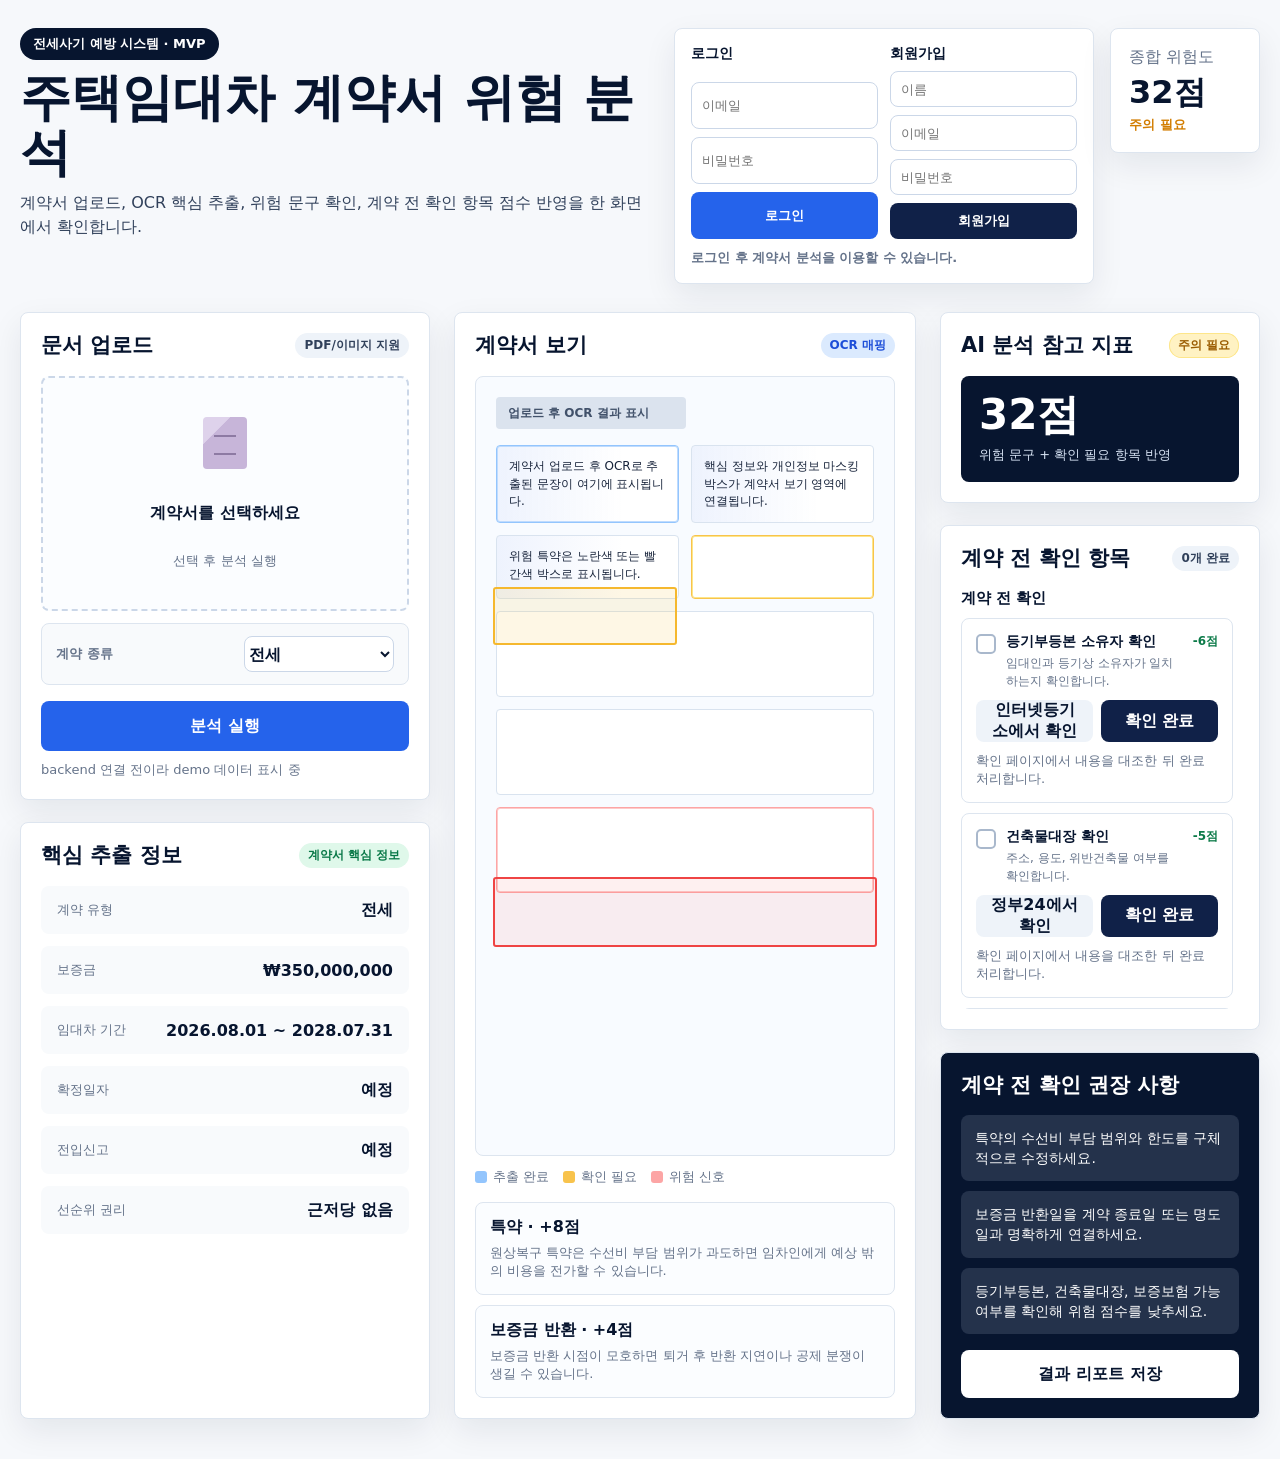
<file: FastAPI/frontend/index.html>
<!doctype html>
<html lang="ko">
  <head>
    <meta charset="UTF-8" />
    <meta name="viewport" content="width=device-width, initial-scale=1.0" />
    <title>주택임대차 계약서 위험 분석</title>
    <link rel="stylesheet" href="./styles.css" />
  </head>
  <body>
    <main class="app-shell">
      <header class="topbar">
        <div>
          <p class="eyebrow">전세사기 예방 시스템 · MVP</p>
          <h1>주택임대차 계약서 위험 분석</h1>
          <p class="subtitle">
            계약서 업로드, OCR 핵심 추출, 위험 문구 확인, 계약 전 확인 항목 점수 반영을 한 화면에서 확인합니다.
          </p>
        </div>

        <div class="topbar-actions">
          <section class="auth-panel">
            <div id="auth-forms" class="auth-forms">
              <div class="auth-form">
                <strong>로그인</strong>
                <input id="login-email" type="email" placeholder="이메일" />
                <input id="login-password" type="password" placeholder="비밀번호" />
                <button id="login-button" class="auth-button" type="button">로그인</button>
              </div>

              <div class="auth-form">
                <strong>회원가입</strong>
                <input id="signup-name" type="text" placeholder="이름" />
                <input id="signup-email" type="email" placeholder="이메일" />
                <input id="signup-password" type="password" placeholder="비밀번호" />
                <button id="signup-button" class="auth-button secondary" type="button">회원가입</button>
              </div>
            </div>

            <div id="auth-user" class="auth-user hidden">
              <span><strong id="auth-user-name">사용자</strong>님 로그인 중</span>
              <button id="logout-button" class="auth-button ghost" type="button">로그아웃</button>
            </div>

            <p id="auth-message" class="auth-message"></p>
          </section>

          <div class="score-summary" aria-live="polite">
            <span>종합 위험도</span>
            <strong id="header-score">32점</strong>
            <small id="header-score-label">주의 필요</small>
          </div>
        </div>
      </header>

      <section class="workspace">
        <aside class="left-column">
          <section class="panel upload-panel">
            <div class="panel-heading">
              <h2>문서 업로드</h2>
              <span class="pill">PDF/이미지 지원</span>
            </div>
            <label class="upload-dropzone" for="contract-file">
              <input id="contract-file" type="file" accept=".pdf,image/*" />
              <span class="file-icon" aria-hidden="true"></span>
              <strong id="file-name">계약서를 선택하세요</strong>
              <span id="file-meta">선택 후 분석 실행</span>
            </label>
            <label class="document-type-field" for="document-type">
              <span>계약 종류</span>
              <select id="document-type">
                <option value="jeonse">전세</option>
                <option value="monthly_rent">월세</option>
                <option value="mixed_rent">반전세</option>
                <option value="sale">매매</option>
                <option value="unknown">모름</option>
              </select>
            </label>
            <button id="analyze-button" class="primary-button" type="button">
              분석 실행
            </button>
            <p id="connection-status" class="status-line">backend 연결 대기 중</p>
          </section>

          <section class="panel">
            <div class="panel-heading">
              <h2>핵심 추출 정보</h2>
              <span class="pill success">계약서 핵심 정보</span>
            </div>
            <dl class="info-list">
              <div>
                <dt>계약 유형</dt>
                <dd id="contract-type">전세</dd>
              </div>
              <div>
                <dt>보증금</dt>
                <dd id="deposit">₩350,000,000</dd>
              </div>
              <div>
                <dt>임대차 기간</dt>
                <dd id="lease-period">2026.08.01 ~ 2028.07.31</dd>
              </div>
              <div>
                <dt>확정일자</dt>
                <dd id="fixed-date">예정</dd>
              </div>
              <div>
                <dt>전입신고</dt>
                <dd id="move-in">예정</dd>
              </div>
              <div>
                <dt>선순위 권리</dt>
                <dd id="senior-rights">근저당 없음</dd>
              </div>
            </dl>
          </section>
        </aside>

        <section class="panel document-panel">
          <div class="panel-heading">
            <h2>계약서 보기</h2>
            <span class="pill blue">OCR 매핑</span>
          </div>
          <div class="document-viewer" id="document-viewer">
            <div class="doc-toolbar"></div>
            <div class="doc-row">
              <div class="doc-cell mapped"></div>
              <div class="doc-cell"></div>
            </div>
            <div class="doc-row">
              <div class="doc-cell"></div>
              <div class="doc-cell warning"></div>
            </div>
            <div class="doc-wide"></div>
            <div class="doc-wide"></div>
            <div class="doc-wide danger"></div>
          </div>
          <div class="legend">
            <span><i class="legend-mapped"></i>추출 완료</span>
            <span><i class="legend-warning"></i>확인 필요</span>
            <span><i class="legend-danger"></i>위험 신호</span>
          </div>
          <section class="special-terms" id="special-terms"></section>
        </section>

        <aside class="right-column">
          <section class="panel risk-panel">
            <div class="panel-heading">
              <h2>AI 분석 참고 지표</h2>
              <span id="risk-level-pill" class="pill warning">주의</span>
            </div>
            <div class="risk-score">
              <strong id="risk-score">32점</strong>
              <span id="risk-formula">위험 문구 + 확인 필요 항목 반영</span>
            </div>
          </section>

          <section class="panel checklist-panel">
            <div class="panel-heading">
              <h2>계약 전 확인 항목</h2>
              <span id="completed-count" class="pill">0개 완료</span>
            </div>
            <div id="checklist-groups" class="checklist-groups"></div>
          </section>

          <section class="panel action-panel">
            <h2>계약 전 확인 권장 사항</h2>
            <ul id="recommended-actions" class="action-list"></ul>
            <button class="secondary-button" id="download-report" type="button">
              결과 리포트 저장
            </button>
          </section>
        </aside>
      </section>
    </main>

    <script src="./app.js"></script>
  </body>
</html>
</file>
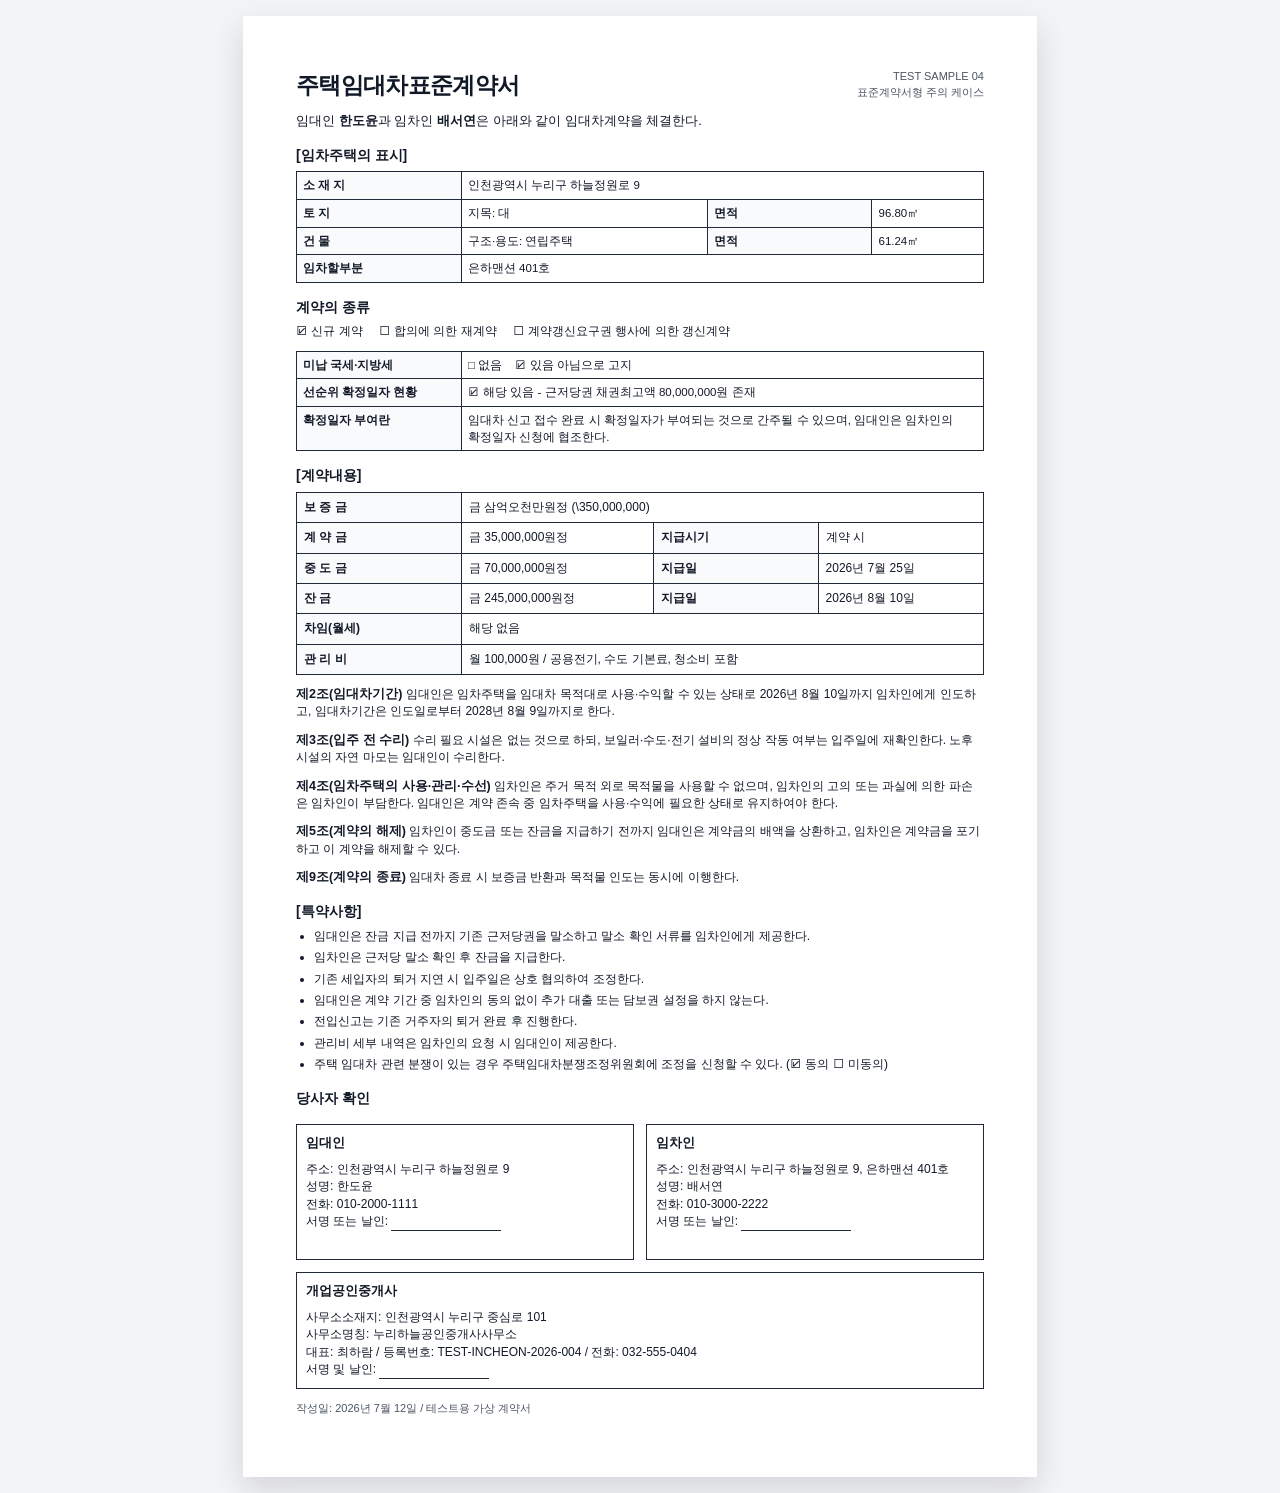
<file: FastAPI/backend/test_assets/standard_contract_samples/sample_04_standard_form_caution.html>
<!DOCTYPE html>
<html lang="ko">
<head>
  <meta charset="UTF-8" />
  <meta name="viewport" content="width=device-width, initial-scale=1.0" />
  <title>SAMPLE_04_STANDARD_FORM_CAUTION</title>
  <style>
    :root {
      --page-width: 210mm;
      --page-min-height: 297mm;
      --ink: #111827;
      --line: #1f2937;
      --muted: #4b5563;
      --bg: #f3f4f6;
    }
    * { box-sizing: border-box; }
    body {
      margin: 0;
      background: var(--bg);
      color: var(--ink);
      font-family: "Malgun Gothic", "Apple SD Gothic Neo", sans-serif;
      line-height: 1.45;
    }
    .page {
      width: var(--page-width);
      min-height: var(--page-min-height);
      margin: 16px auto;
      padding: 14mm 14mm 16mm;
      background: white;
      box-shadow: 0 12px 30px rgba(15, 23, 42, 0.14);
    }
    .doc-header {
      display: flex;
      justify-content: space-between;
      align-items: flex-start;
      margin-bottom: 10px;
    }
    .title {
      margin: 0;
      font-size: 23px;
      font-weight: 700;
      letter-spacing: -0.03em;
    }
    .meta {
      font-size: 11px;
      color: var(--muted);
      text-align: right;
    }
    .lead {
      margin: 0 0 12px;
      font-size: 13px;
    }
    .section-label {
      margin: 14px 0 6px;
      font-size: 14px;
      font-weight: 700;
    }
    table {
      width: 100%;
      border-collapse: collapse;
      table-layout: auto;
      font-size: 12px;
    }
    th, td {
      border: 1px solid var(--line);
      padding: 6px 7px;
      vertical-align: top;
      word-break: keep-all;
    }
    th {
      width: 24%;
      background: #f9fafb;
      text-align: left;
      font-weight: 700;
    }
    .compact th, .compact td {
      padding: 5px 6px;
      font-size: 11.5px;
    }
    .inline-boxes {
      display: flex;
      gap: 16px;
      flex-wrap: wrap;
      font-size: 12px;
      margin: 6px 0 10px;
    }
    .clause {
      margin: 10px 0 0;
      font-size: 12px;
    }
    .clause strong {
      font-size: 12.5px;
    }
    .bullet-list {
      margin: 7px 0 0 0;
      padding-left: 18px;
      font-size: 12px;
    }
    .bullet-list li { margin: 4px 0; }
    .sign-grid {
      display: grid;
      grid-template-columns: 1fr 1fr;
      gap: 12px;
      margin-top: 16px;
    }
    .sign-card {
      border: 1px solid var(--line);
      padding: 9px;
      min-height: 136px;
      font-size: 12px;
    }
    .sign-card h3 {
      margin: 0 0 8px;
      font-size: 13px;
    }
    .stamp {
      display: inline-block;
      min-width: 110px;
      border-bottom: 1px solid var(--line);
      height: 18px;
      vertical-align: middle;
    }
    .footer-note {
      margin-top: 12px;
      font-size: 11px;
      color: var(--muted);
    }
  </style>
</head>
<body>
  <div class="page">
    <div class="doc-header">
      <h1 class="title">주택임대차표준계약서</h1>
      <div class="meta">
        TEST SAMPLE 04<br />
        표준계약서형 주의 케이스
      </div>
    </div>
    <p class="lead">임대인 <strong>한도윤</strong>과 임차인 <strong>배서연</strong>은 아래와 같이 임대차계약을 체결한다.</p>

    <div class="section-label">[임차주택의 표시]</div>
    <table class="compact">
      <tr>
        <th>소 재 지</th>
        <td colspan="3">인천광역시 누리구 하늘정원로 9</td>
      </tr>
      <tr>
        <th>토 지</th>
        <td>지목: 대</td>
        <th>면적</th>
        <td>96.80㎡</td>
      </tr>
      <tr>
        <th>건 물</th>
        <td>구조·용도: 연립주택</td>
        <th>면적</th>
        <td>61.24㎡</td>
      </tr>
      <tr>
        <th>임차할부분</th>
        <td colspan="3">은하맨션 401호</td>
      </tr>
    </table>

    <div class="section-label">계약의 종류</div>
    <div class="inline-boxes">
      <span>☑ 신규 계약</span>
      <span>☐ 합의에 의한 재계약</span>
      <span>☐ 계약갱신요구권 행사에 의한 갱신계약</span>
    </div>

    <table class="compact">
      <tr>
        <th>미납 국세·지방세</th>
        <td>□ 없음 &nbsp;&nbsp; ☑ 있음 아님으로 고지</td>
      </tr>
      <tr>
        <th>선순위 확정일자 현황</th>
        <td>☑ 해당 있음 - 근저당권 채권최고액 80,000,000원 존재</td>
      </tr>
      <tr>
        <th>확정일자 부여란</th>
        <td>임대차 신고 접수 완료 시 확정일자가 부여되는 것으로 간주될 수 있으며, 임대인은 임차인의 확정일자 신청에 협조한다.</td>
      </tr>
    </table>

    <div class="section-label">[계약내용]</div>
    <table>
      <tr>
        <th>보 증 금</th>
        <td colspan="3">금 삼억오천만원정 (\350,000,000)</td>
      </tr>
      <tr>
        <th>계 약 금</th>
        <td>금 35,000,000원정</td>
        <th>지급시기</th>
        <td>계약 시</td>
      </tr>
      <tr>
        <th>중 도 금</th>
        <td>금 70,000,000원정</td>
        <th>지급일</th>
        <td>2026년 7월 25일</td>
      </tr>
      <tr>
        <th>잔 금</th>
        <td>금 245,000,000원정</td>
        <th>지급일</th>
        <td>2026년 8월 10일</td>
      </tr>
      <tr>
        <th>차임(월세)</th>
        <td colspan="3">해당 없음</td>
      </tr>
      <tr>
        <th>관 리 비</th>
        <td colspan="3">월 100,000원 / 공용전기, 수도 기본료, 청소비 포함</td>
      </tr>
    </table>

    <p class="clause"><strong>제2조(임대차기간)</strong> 임대인은 임차주택을 임대차 목적대로 사용·수익할 수 있는 상태로 2026년 8월 10일까지 임차인에게 인도하고, 임대차기간은 인도일로부터 2028년 8월 9일까지로 한다.</p>

    <p class="clause"><strong>제3조(입주 전 수리)</strong> 수리 필요 시설은 없는 것으로 하되, 보일러·수도·전기 설비의 정상 작동 여부는 입주일에 재확인한다. 노후 시설의 자연 마모는 임대인이 수리한다.</p>

    <p class="clause"><strong>제4조(임차주택의 사용·관리·수선)</strong> 임차인은 주거 목적 외로 목적물을 사용할 수 없으며, 임차인의 고의 또는 과실에 의한 파손은 임차인이 부담한다. 임대인은 계약 존속 중 임차주택을 사용·수익에 필요한 상태로 유지하여야 한다.</p>

    <p class="clause"><strong>제5조(계약의 해제)</strong> 임차인이 중도금 또는 잔금을 지급하기 전까지 임대인은 계약금의 배액을 상환하고, 임차인은 계약금을 포기하고 이 계약을 해제할 수 있다.</p>
    <p class="clause"><strong>제9조(계약의 종료)</strong> 임대차 종료 시 보증금 반환과 목적물 인도는 동시에 이행한다.</p>

    <div class="section-label">[특약사항]</div>
    <ul class="bullet-list">
      <li>임대인은 잔금 지급 전까지 기존 근저당권을 말소하고 말소 확인 서류를 임차인에게 제공한다.</li>
      <li>임차인은 근저당 말소 확인 후 잔금을 지급한다.</li>
      <li>기존 세입자의 퇴거 지연 시 입주일은 상호 협의하여 조정한다.</li>
      <li>임대인은 계약 기간 중 임차인의 동의 없이 추가 대출 또는 담보권 설정을 하지 않는다.</li>
      <li>전입신고는 기존 거주자의 퇴거 완료 후 진행한다.</li>
      <li>관리비 세부 내역은 임차인의 요청 시 임대인이 제공한다.</li>
      <li>주택 임대차 관련 분쟁이 있는 경우 주택임대차분쟁조정위원회에 조정을 신청할 수 있다. (☑ 동의 ☐ 미동의)</li>
    </ul>

    <div class="section-label">당사자 확인</div>
    <div class="sign-grid">
      <div class="sign-card">
        <h3>임대인</h3>
        주소: 인천광역시 누리구 하늘정원로 9<br />
        성명: 한도윤<br />
        전화: 010-2000-1111<br />
        서명 또는 날인: <span class="stamp"></span>
      </div>
      <div class="sign-card">
        <h3>임차인</h3>
        주소: 인천광역시 누리구 하늘정원로 9, 은하맨션 401호<br />
        성명: 배서연<br />
        전화: 010-3000-2222<br />
        서명 또는 날인: <span class="stamp"></span>
      </div>
    </div>

    <div class="sign-card" style="margin-top: 12px; min-height: 108px;">
      <h3>개업공인중개사</h3>
      사무소소재지: 인천광역시 누리구 중심로 101<br />
      사무소명칭: 누리하늘공인중개사사무소<br />
      대표: 최하람 / 등록번호: TEST-INCHEON-2026-004 / 전화: 032-555-0404<br />
      서명 및 날인: <span class="stamp"></span>
    </div>

    <div class="footer-note">작성일: 2026년 7월 12일 / 테스트용 가상 계약서</div>
  </div>
</body>
</html>
</file>
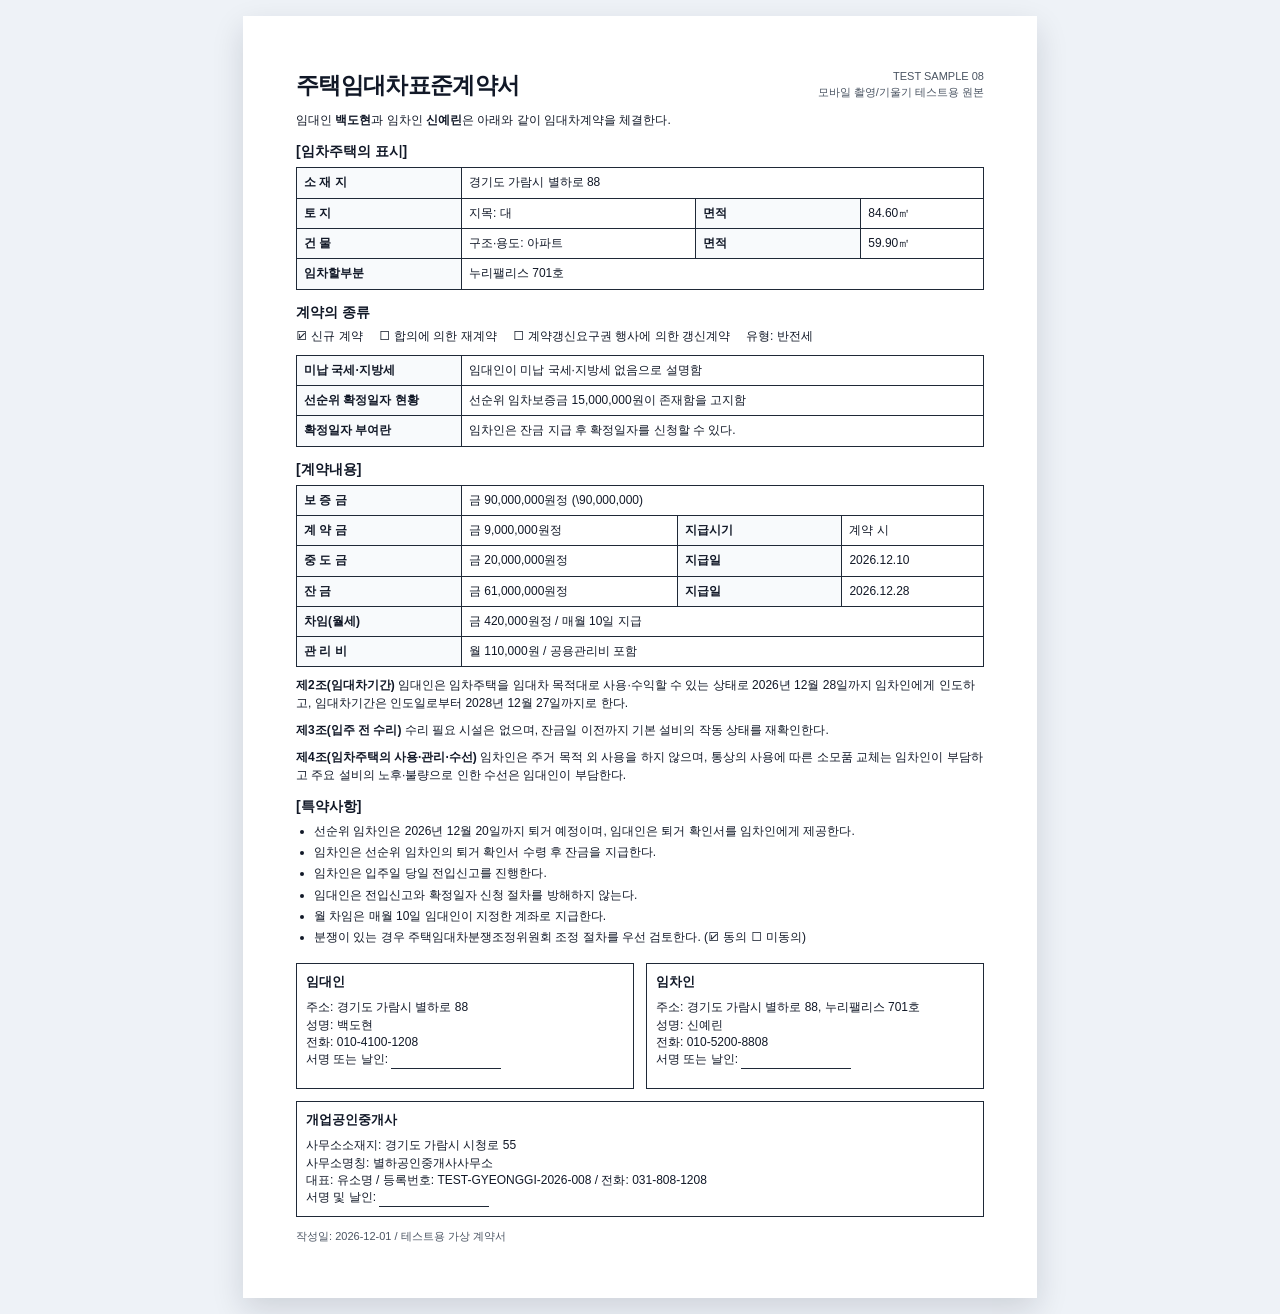
<file: FastAPI/backend/test_assets/standard_contract_samples/sample_08_standard_form_mobile_tilted.html>
<!DOCTYPE html>
<html lang="ko">
<head>
  <meta charset="UTF-8" />
  <meta name="viewport" content="width=device-width, initial-scale=1.0" />
  <title>SAMPLE_08_STANDARD_FORM_MOBILE_TILTED</title>
  <style>
    :root {
      --page-width: 210mm;
      --page-min-height: 297mm;
      --ink: #111827;
      --line: #1f2937;
      --muted: #4b5563;
      --bg: #eef2f7;
    }
    * { box-sizing: border-box; }
    body {
      margin: 0;
      background: var(--bg);
      color: var(--ink);
      font-family: "Malgun Gothic", "Apple SD Gothic Neo", sans-serif;
      line-height: 1.44;
    }
    .page {
      width: var(--page-width);
      min-height: var(--page-min-height);
      margin: 16px auto;
      padding: 14mm;
      background: white;
      box-shadow: 0 12px 30px rgba(15, 23, 42, 0.14);
    }
    .header {
      display: flex;
      justify-content: space-between;
      margin-bottom: 10px;
    }
    h1 {
      margin: 0;
      font-size: 23px;
      letter-spacing: -0.03em;
    }
    .meta {
      text-align: right;
      font-size: 11px;
      color: var(--muted);
    }
    p {
      margin: 0 0 8px;
      font-size: 12px;
    }
    .label {
      margin: 12px 0 6px;
      font-size: 14px;
      font-weight: 700;
    }
    table {
      width: 100%;
      border-collapse: collapse;
      table-layout: auto;
      font-size: 12px;
    }
    th, td {
      border: 1px solid var(--line);
      padding: 6px 7px;
      vertical-align: top;
      word-break: keep-all;
    }
    th {
      width: 24%;
      background: #f8fafc;
      text-align: left;
    }
    .inline {
      display: flex;
      gap: 16px;
      flex-wrap: wrap;
      font-size: 12px;
      margin-bottom: 10px;
    }
    .clause {
      margin-top: 10px;
      font-size: 12px;
    }
    .special {
      margin: 7px 0 0;
      padding-left: 18px;
      font-size: 12px;
    }
    .special li { margin: 4px 0; }
    .sign-row {
      display: grid;
      grid-template-columns: 1fr 1fr;
      gap: 12px;
      margin-top: 16px;
    }
    .box {
      border: 1px solid var(--line);
      min-height: 126px;
      padding: 9px;
      font-size: 12px;
    }
    .box h3 {
      margin: 0 0 8px;
      font-size: 13px;
    }
    .stamp {
      display: inline-block;
      min-width: 110px;
      border-bottom: 1px solid var(--line);
      height: 18px;
      vertical-align: middle;
    }
    .note {
      margin-top: 12px;
      font-size: 11px;
      color: var(--muted);
    }
  </style>
</head>
<body>
  <div class="page">
    <div class="header">
      <h1>주택임대차표준계약서</h1>
      <div class="meta">
        TEST SAMPLE 08<br />
        모바일 촬영/기울기 테스트용 원본
      </div>
    </div>

    <p>임대인 <strong>백도현</strong>과 임차인 <strong>신예린</strong>은 아래와 같이 임대차계약을 체결한다.</p>

    <div class="label">[임차주택의 표시]</div>
    <table>
      <tr>
        <th>소 재 지</th>
        <td colspan="3">경기도 가람시 별하로 88</td>
      </tr>
      <tr>
        <th>토 지</th>
        <td>지목: 대</td>
        <th>면적</th>
        <td>84.60㎡</td>
      </tr>
      <tr>
        <th>건 물</th>
        <td>구조·용도: 아파트</td>
        <th>면적</th>
        <td>59.90㎡</td>
      </tr>
      <tr>
        <th>임차할부분</th>
        <td colspan="3">누리팰리스 701호</td>
      </tr>
    </table>

    <div class="label">계약의 종류</div>
    <div class="inline">
      <span>☑ 신규 계약</span>
      <span>☐ 합의에 의한 재계약</span>
      <span>☐ 계약갱신요구권 행사에 의한 갱신계약</span>
      <span>유형: 반전세</span>
    </div>

    <table>
      <tr>
        <th>미납 국세·지방세</th>
        <td>임대인이 미납 국세·지방세 없음으로 설명함</td>
      </tr>
      <tr>
        <th>선순위 확정일자 현황</th>
        <td>선순위 임차보증금 15,000,000원이 존재함을 고지함</td>
      </tr>
      <tr>
        <th>확정일자 부여란</th>
        <td>임차인은 잔금 지급 후 확정일자를 신청할 수 있다.</td>
      </tr>
    </table>

    <div class="label">[계약내용]</div>
    <table>
      <tr>
        <th>보 증 금</th>
        <td colspan="3">금 90,000,000원정 (\90,000,000)</td>
      </tr>
      <tr>
        <th>계 약 금</th>
        <td>금 9,000,000원정</td>
        <th>지급시기</th>
        <td>계약 시</td>
      </tr>
      <tr>
        <th>중 도 금</th>
        <td>금 20,000,000원정</td>
        <th>지급일</th>
        <td>2026.12.10</td>
      </tr>
      <tr>
        <th>잔 금</th>
        <td>금 61,000,000원정</td>
        <th>지급일</th>
        <td>2026.12.28</td>
      </tr>
      <tr>
        <th>차임(월세)</th>
        <td colspan="3">금 420,000원정 / 매월 10일 지급</td>
      </tr>
      <tr>
        <th>관 리 비</th>
        <td colspan="3">월 110,000원 / 공용관리비 포함</td>
      </tr>
    </table>

    <p class="clause"><strong>제2조(임대차기간)</strong> 임대인은 임차주택을 임대차 목적대로 사용·수익할 수 있는 상태로 2026년 12월 28일까지 임차인에게 인도하고, 임대차기간은 인도일로부터 2028년 12월 27일까지로 한다.</p>

    <p class="clause"><strong>제3조(입주 전 수리)</strong> 수리 필요 시설은 없으며, 잔금일 이전까지 기본 설비의 작동 상태를 재확인한다.</p>

    <p class="clause"><strong>제4조(임차주택의 사용·관리·수선)</strong> 임차인은 주거 목적 외 사용을 하지 않으며, 통상의 사용에 따른 소모품 교체는 임차인이 부담하고 주요 설비의 노후·불량으로 인한 수선은 임대인이 부담한다.</p>

    <div class="label">[특약사항]</div>
    <ul class="special">
      <li>선순위 임차인은 2026년 12월 20일까지 퇴거 예정이며, 임대인은 퇴거 확인서를 임차인에게 제공한다.</li>
      <li>임차인은 선순위 임차인의 퇴거 확인서 수령 후 잔금을 지급한다.</li>
      <li>임차인은 입주일 당일 전입신고를 진행한다.</li>
      <li>임대인은 전입신고와 확정일자 신청 절차를 방해하지 않는다.</li>
      <li>월 차임은 매월 10일 임대인이 지정한 계좌로 지급한다.</li>
      <li>분쟁이 있는 경우 주택임대차분쟁조정위원회 조정 절차를 우선 검토한다. (☑ 동의 ☐ 미동의)</li>
    </ul>

    <div class="sign-row">
      <div class="box">
        <h3>임대인</h3>
        주소: 경기도 가람시 별하로 88<br />
        성명: 백도현<br />
        전화: 010-4100-1208<br />
        서명 또는 날인: <span class="stamp"></span>
      </div>
      <div class="box">
        <h3>임차인</h3>
        주소: 경기도 가람시 별하로 88, 누리팰리스 701호<br />
        성명: 신예린<br />
        전화: 010-5200-8808<br />
        서명 또는 날인: <span class="stamp"></span>
      </div>
    </div>

    <div class="box" style="margin-top: 12px; min-height: 106px;">
      <h3>개업공인중개사</h3>
      사무소소재지: 경기도 가람시 시청로 55<br />
      사무소명칭: 별하공인중개사사무소<br />
      대표: 유소명 / 등록번호: TEST-GYEONGGI-2026-008 / 전화: 031-808-1208<br />
      서명 및 날인: <span class="stamp"></span>
    </div>

    <div class="note">작성일: 2026-12-01 / 테스트용 가상 계약서</div>
  </div>
</body>
</html>
</file>
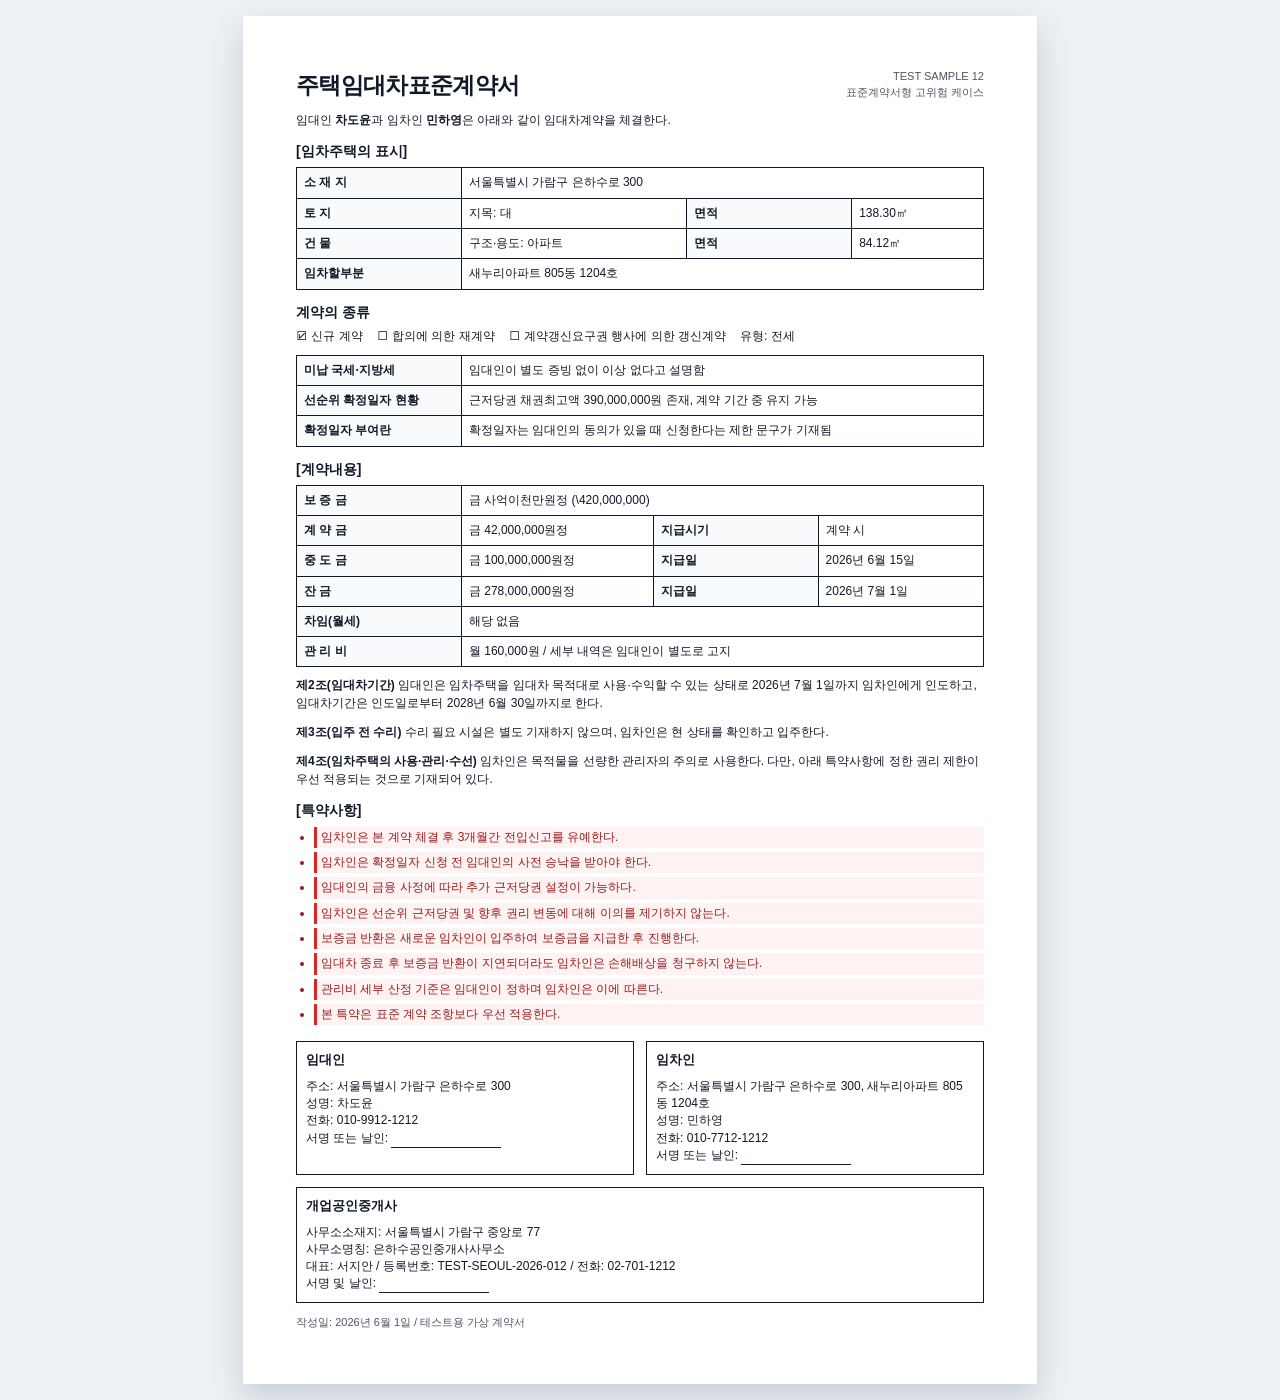
<file: FastAPI/backend/test_assets/standard_contract_samples/sample_12_standard_form_high_risk.html>
<!DOCTYPE html>
<html lang="ko">
<head>
  <meta charset="UTF-8" />
  <meta name="viewport" content="width=device-width, initial-scale=1.0" />
  <title>SAMPLE_12_STANDARD_FORM_HIGH_RISK</title>
  <style>
    :root {
      --page-width: 210mm;
      --page-min-height: 297mm;
      --ink: #111827;
      --line: #111827;
      --muted: #4b5563;
      --bg: #edf1f5;
      --risk: #991b1b;
      --risk-bg: #fef2f2;
    }
    * { box-sizing: border-box; }
    body {
      margin: 0;
      background: var(--bg);
      color: var(--ink);
      font-family: "Malgun Gothic", "Apple SD Gothic Neo", sans-serif;
      line-height: 1.44;
    }
    .page {
      width: var(--page-width);
      min-height: var(--page-min-height);
      margin: 16px auto;
      padding: 14mm;
      background: white;
      box-shadow: 0 14px 32px rgba(15, 23, 42, 0.16);
    }
    .header {
      display: flex;
      justify-content: space-between;
      margin-bottom: 10px;
    }
    h1 {
      margin: 0;
      font-size: 23px;
      letter-spacing: -0.03em;
    }
    .meta {
      text-align: right;
      font-size: 11px;
      color: var(--muted);
    }
    .lead {
      margin: 0 0 8px;
      font-size: 12px;
    }
    .label {
      margin: 12px 0 6px;
      font-size: 14px;
      font-weight: 700;
    }
    table {
      width: 100%;
      border-collapse: collapse;
      table-layout: auto;
      font-size: 12px;
    }
    th, td {
      border: 1px solid var(--line);
      padding: 6px 7px;
      vertical-align: top;
      word-break: keep-all;
    }
    th {
      width: 24%;
      background: #f8fafc;
      text-align: left;
    }
    .inline {
      display: flex;
      gap: 14px;
      flex-wrap: wrap;
      font-size: 12px;
      margin-bottom: 10px;
    }
    .clause {
      margin-top: 10px;
      font-size: 12px;
    }
    .special {
      margin: 7px 0 0;
      padding-left: 18px;
      font-size: 12px;
    }
    .special li {
      margin: 4px 0;
      padding: 2px 4px;
    }
    .special li.risk {
      background: var(--risk-bg);
      color: var(--risk);
      border-left: 3px solid #dc2626;
    }
    .sign-grid {
      display: grid;
      grid-template-columns: 1fr 1fr;
      gap: 12px;
      margin-top: 16px;
    }
    .box {
      border: 1px solid var(--line);
      min-height: 126px;
      padding: 9px;
      font-size: 12px;
    }
    .box h3 {
      margin: 0 0 8px;
      font-size: 13px;
    }
    .stamp {
      display: inline-block;
      min-width: 110px;
      border-bottom: 1px solid var(--line);
      height: 18px;
      vertical-align: middle;
    }
    .note {
      margin-top: 12px;
      font-size: 11px;
      color: var(--muted);
    }
  </style>
</head>
<body>
  <div class="page">
    <div class="header">
      <h1>주택임대차표준계약서</h1>
      <div class="meta">
        TEST SAMPLE 12<br />
        표준계약서형 고위험 케이스
      </div>
    </div>
    <p class="lead">임대인 <strong>차도윤</strong>과 임차인 <strong>민하영</strong>은 아래와 같이 임대차계약을 체결한다.</p>

    <div class="label">[임차주택의 표시]</div>
    <table>
      <tr>
        <th>소 재 지</th>
        <td colspan="3">서울특별시 가람구 은하수로 300</td>
      </tr>
      <tr>
        <th>토 지</th>
        <td>지목: 대</td>
        <th>면적</th>
        <td>138.30㎡</td>
      </tr>
      <tr>
        <th>건 물</th>
        <td>구조·용도: 아파트</td>
        <th>면적</th>
        <td>84.12㎡</td>
      </tr>
      <tr>
        <th>임차할부분</th>
        <td colspan="3">새누리아파트 805동 1204호</td>
      </tr>
    </table>

    <div class="label">계약의 종류</div>
    <div class="inline">
      <span>☑ 신규 계약</span>
      <span>☐ 합의에 의한 재계약</span>
      <span>☐ 계약갱신요구권 행사에 의한 갱신계약</span>
      <span>유형: 전세</span>
    </div>

    <table>
      <tr>
        <th>미납 국세·지방세</th>
        <td>임대인이 별도 증빙 없이 이상 없다고 설명함</td>
      </tr>
      <tr>
        <th>선순위 확정일자 현황</th>
        <td>근저당권 채권최고액 390,000,000원 존재, 계약 기간 중 유지 가능</td>
      </tr>
      <tr>
        <th>확정일자 부여란</th>
        <td>확정일자는 임대인의 동의가 있을 때 신청한다는 제한 문구가 기재됨</td>
      </tr>
    </table>

    <div class="label">[계약내용]</div>
    <table>
      <tr>
        <th>보 증 금</th>
        <td colspan="3">금 사억이천만원정 (\420,000,000)</td>
      </tr>
      <tr>
        <th>계 약 금</th>
        <td>금 42,000,000원정</td>
        <th>지급시기</th>
        <td>계약 시</td>
      </tr>
      <tr>
        <th>중 도 금</th>
        <td>금 100,000,000원정</td>
        <th>지급일</th>
        <td>2026년 6월 15일</td>
      </tr>
      <tr>
        <th>잔 금</th>
        <td>금 278,000,000원정</td>
        <th>지급일</th>
        <td>2026년 7월 1일</td>
      </tr>
      <tr>
        <th>차임(월세)</th>
        <td colspan="3">해당 없음</td>
      </tr>
      <tr>
        <th>관 리 비</th>
        <td colspan="3">월 160,000원 / 세부 내역은 임대인이 별도로 고지</td>
      </tr>
    </table>

    <p class="clause"><strong>제2조(임대차기간)</strong> 임대인은 임차주택을 임대차 목적대로 사용·수익할 수 있는 상태로 2026년 7월 1일까지 임차인에게 인도하고, 임대차기간은 인도일로부터 2028년 6월 30일까지로 한다.</p>

    <p class="clause"><strong>제3조(입주 전 수리)</strong> 수리 필요 시설은 별도 기재하지 않으며, 임차인은 현 상태를 확인하고 입주한다.</p>

    <p class="clause"><strong>제4조(임차주택의 사용·관리·수선)</strong> 임차인은 목적물을 선량한 관리자의 주의로 사용한다. 다만, 아래 특약사항에 정한 권리 제한이 우선 적용되는 것으로 기재되어 있다.</p>

    <div class="label">[특약사항]</div>
    <ul class="special">
      <li class="risk">임차인은 본 계약 체결 후 3개월간 전입신고를 유예한다.</li>
      <li class="risk">임차인은 확정일자 신청 전 임대인의 사전 승낙을 받아야 한다.</li>
      <li class="risk">임대인의 금융 사정에 따라 추가 근저당권 설정이 가능하다.</li>
      <li class="risk">임차인은 선순위 근저당권 및 향후 권리 변동에 대해 이의를 제기하지 않는다.</li>
      <li class="risk">보증금 반환은 새로운 임차인이 입주하여 보증금을 지급한 후 진행한다.</li>
      <li class="risk">임대차 종료 후 보증금 반환이 지연되더라도 임차인은 손해배상을 청구하지 않는다.</li>
      <li class="risk">관리비 세부 산정 기준은 임대인이 정하며 임차인은 이에 따른다.</li>
      <li class="risk">본 특약은 표준 계약 조항보다 우선 적용한다.</li>
    </ul>

    <div class="sign-grid">
      <div class="box">
        <h3>임대인</h3>
        주소: 서울특별시 가람구 은하수로 300<br />
        성명: 차도윤<br />
        전화: 010-9912-1212<br />
        서명 또는 날인: <span class="stamp"></span>
      </div>
      <div class="box">
        <h3>임차인</h3>
        주소: 서울특별시 가람구 은하수로 300, 새누리아파트 805동 1204호<br />
        성명: 민하영<br />
        전화: 010-7712-1212<br />
        서명 또는 날인: <span class="stamp"></span>
      </div>
    </div>

    <div class="box" style="margin-top: 12px; min-height: 106px;">
      <h3>개업공인중개사</h3>
      사무소소재지: 서울특별시 가람구 중앙로 77<br />
      사무소명칭: 은하수공인중개사사무소<br />
      대표: 서지안 / 등록번호: TEST-SEOUL-2026-012 / 전화: 02-701-1212<br />
      서명 및 날인: <span class="stamp"></span>
    </div>

    <div class="note">작성일: 2026년 6월 1일 / 테스트용 가상 계약서</div>
  </div>
</body>
</html>
</file>
<file: FastAPI/frontend/styles.css>
:root {
  --ink: #07152f;
  --muted: #65738a;
  --line: #dde5ef;
  --soft: #f6f8fb;
  --panel: #ffffff;
  --brand: #2563eb;
  --brand-dark: #102148;
  --ok: #21b56f;
  --warn: #f5b82e;
  --danger: #ef4444;
  --shadow: 0 12px 32px rgba(12, 26, 54, 0.08);
}

* {
  box-sizing: border-box;
}

body {
  margin: 0;
  min-width: 320px;
  background: var(--soft);
  color: var(--ink);
  font-family:
    Inter, Pretendard, "Noto Sans KR", "Apple SD Gothic Neo", system-ui,
    -apple-system, BlinkMacSystemFont, "Segoe UI", sans-serif;
}

button,
input,
select {
  font: inherit;
}

button {
  cursor: pointer;
}

.app-shell {
  width: min(1280px, calc(100vw - 40px));
  margin: 0 auto;
  padding: 28px 0 40px;
}

.topbar {
  display: grid;
  grid-template-columns: 1fr auto;
  gap: 24px;
  align-items: start;
  margin-bottom: 28px;
}

.eyebrow {
  display: inline-flex;
  margin: 0 0 10px;
  padding: 7px 13px;
  color: #ffffff;
  background: var(--ink);
  border-radius: 999px;
  font-size: 13px;
  font-weight: 700;
}

h1,
h2,
p {
  margin: 0;
}

h1 {
  font-size: clamp(32px, 4vw, 52px);
  line-height: 1.08;
  letter-spacing: 0;
}

h2 {
  font-size: 21px;
  line-height: 1.2;
}

.subtitle {
  max-width: 760px;
  margin-top: 10px;
  color: #31415b;
  line-height: 1.55;
}

.score-summary {
  min-width: 150px;
  padding: 18px;
  background: var(--panel);
  border: 1px solid var(--line);
  border-radius: 8px;
  box-shadow: var(--shadow);
}

.score-summary span,
.score-summary small {
  display: block;
  color: var(--muted);
}

.score-summary strong {
  display: block;
  margin-top: 8px;
  font-size: 32px;
  line-height: 1;
}

.score-summary small {
  margin-top: 8px;
  color: #d27d00;
  font-weight: 700;
}

.workspace {
  display: grid;
  grid-template-columns: minmax(260px, 410px) minmax(420px, 1fr) minmax(280px, 320px);
  gap: 24px;
  align-items: stretch;
}

.left-column,
.right-column {
  display: grid;
  gap: 22px;
  height: 100%;
}

.left-column {
  grid-template-rows: auto 1fr;
}

.right-column {
  align-self: start;
  grid-template-rows: auto;
}

.panel {
  background: var(--panel);
  border: 1px solid var(--line);
  border-radius: 8px;
  box-shadow: var(--shadow);
  padding: 20px;
}

.left-column .panel,
.right-column .panel,
.document-panel {
  min-height: 0;
}

.document-panel {
  display: flex;
  flex-direction: column;
}

.panel-heading {
  display: flex;
  align-items: center;
  justify-content: space-between;
  gap: 12px;
  margin-bottom: 18px;
}

.pill {
  display: inline-flex;
  align-items: center;
  min-height: 24px;
  padding: 4px 9px;
  border-radius: 999px;
  background: #eef3f9;
  color: #31415b;
  font-size: 12px;
  font-weight: 700;
  white-space: nowrap;
}

.pill.success {
  background: #dff8ea;
  color: #087847;
}

.pill.blue {
  background: #dbeafe;
  color: #1d4ed8;
}

.pill.warning {
  background: #fff2c3;
  color: #9a5b00;
}

.pill.danger {
  background: #fee2e2;
  color: #b91c1c;
}

.upload-dropzone {
  display: grid;
  place-items: center;
  min-height: 235px;
  padding: 28px;
  border: 2px dashed #cbd7e8;
  border-radius: 8px;
  background: #fbfdff;
  text-align: center;
}

.upload-dropzone input {
  position: absolute;
  width: 1px;
  height: 1px;
  opacity: 0;
}

.file-icon {
  width: 44px;
  height: 52px;
  margin-bottom: 12px;
  border-radius: 4px;
  background:
    linear-gradient(135deg, transparent 0 28%, #c7b5d9 29% 100%),
    linear-gradient(#ded2eb, #ded2eb);
  position: relative;
}

.file-icon::after {
  content: "";
  position: absolute;
  left: 11px;
  top: 18px;
  width: 22px;
  height: 16px;
  border-top: 2px solid #8d7aa3;
  border-bottom: 2px solid #8d7aa3;
}

.upload-dropzone strong {
  display: block;
  margin-bottom: 6px;
  font-size: 16px;
}

.upload-dropzone span:last-child,
.status-line,
.legend,
.special-note {
  color: var(--muted);
  font-size: 13px;
}

.document-type-field {
  display: grid;
  grid-template-columns: 1fr 150px;
  gap: 12px;
  align-items: center;
  margin-top: 12px;
  padding: 12px 14px;
  border: 1px solid var(--line);
  border-radius: 8px;
  background: #f8fafc;
}

.document-type-field span {
  color: var(--muted);
  font-size: 13px;
  font-weight: 700;
}

.document-type-field select {
  width: 100%;
  min-height: 36px;
  border: 1px solid #cbd7e8;
  border-radius: 8px;
  background: #ffffff;
  color: var(--ink);
  font-weight: 800;
}

.primary-button,
.secondary-button,
.mini-button {
  width: 100%;
  border: 0;
  border-radius: 8px;
  font-weight: 800;
}

.primary-button {
  min-height: 50px;
  margin-top: 16px;
  background: var(--brand);
  color: #ffffff;
}

.secondary-button {
  min-height: 48px;
  margin-top: 16px;
  background: #ffffff;
  color: var(--ink);
}

.mini-button {
  min-height: 36px;
  padding: 0 12px;
  background: var(--brand-dark);
  color: #ffffff;
}

.mini-button.ghost {
  background: #eef3f9;
  color: var(--ink);
}

.mini-button:disabled {
  background: #d9e7df;
  color: #0b7a48;
  cursor: default;
}

.status-line {
  margin-top: 10px;
}

.info-list {
  display: grid;
  gap: 12px;
  margin: 0;
}

.info-list div {
  display: grid;
  grid-template-columns: 1fr auto;
  gap: 12px;
  align-items: center;
  min-height: 48px;
  padding: 12px 16px;
  background: #f8fafc;
  border-radius: 8px;
}

.info-list div.needs-review {
  background: #fff8e5;
}

.info-list dt {
  color: var(--muted);
  font-size: 13px;
}

.info-list dd {
  margin: 0;
  font-weight: 800;
  text-align: right;
}

.document-panel {
  min-width: 0;
}

.document-viewer {
  position: relative;
  flex: 1;
  min-height: 620px;
  padding: 20px;
  border: 1px solid var(--line);
  border-radius: 8px;
  background: #f8fbff;
  overflow: auto;
}

.doc-toolbar {
  display: inline-flex;
  align-items: center;
  width: auto;
  min-width: 190px;
  height: 32px;
  margin-bottom: 16px;
  padding: 0 12px;
  border-radius: 4px;
  background: #dbe3ee;
  color: #41516a;
  font-size: 12px;
  font-weight: 800;
}

.doc-row {
  display: grid;
  grid-template-columns: 1fr 1fr;
  gap: 12px;
  margin-bottom: 12px;
}

.doc-cell,
.doc-wide {
  min-height: 64px;
  padding: 12px;
  border: 1px solid #d9e3ef;
  border-radius: 4px;
  background: #ffffff;
  color: #5c687a;
  font-size: 12px;
  line-height: 1.45;
  overflow: hidden;
}

.doc-wide {
  margin-bottom: 12px;
  min-height: 86px;
}

.doc-cell.has-ocr-text,
.doc-wide.has-ocr-text {
  color: #17233a;
  background:
    linear-gradient(90deg, rgba(37, 99, 235, 0.08), transparent 70%),
    #ffffff;
}

.mapped {
  border-color: #93c5fd;
  box-shadow: inset 0 0 0 1px #bfdbfe;
}

.warning {
  border-color: #f8c34c;
  box-shadow: inset 0 0 0 1px #fde68a;
}

.danger {
  border-color: #fca5a5;
  box-shadow: inset 0 0 0 1px #fecaca;
}

.redaction-box,
.highlight-box,
.field-evidence-box {
  position: absolute;
  border-radius: 3px;
  pointer-events: none;
}

.redaction-box {
  background: #08152f;
  z-index: 4;
}

.redaction-box.mosaic {
  background:
    repeating-linear-gradient(
      45deg,
      rgba(8, 21, 47, 0.82) 0 4px,
      rgba(8, 21, 47, 0.58) 4px 8px
    );
}

.redaction-box.translucent {
  background: rgba(37, 99, 235, 0.28);
  border: 1px solid rgba(37, 99, 235, 0.55);
}

.preview-stack {
  display: grid;
  gap: 18px;
}

.preview-page {
  position: relative;
  width: min(100%, 860px);
  margin: 0 auto;
  border: 1px solid #cbd7e8;
  border-radius: 4px;
  background: #ffffff;
  box-shadow: 0 10px 24px rgba(12, 26, 54, 0.12);
  overflow: hidden;
  cursor: zoom-in;
}

.preview-page img {
  display: block;
  width: 100%;
  height: auto;
}

.preview-overlay {
  position: absolute;
  inset: 0;
  pointer-events: none;
}

.modal-open {
  overflow: hidden;
}

.preview-zoom-modal {
  position: fixed;
  inset: 0;
  z-index: 100;
  display: grid;
  place-items: center;
  padding: 24px;
}

.preview-zoom-modal.hidden {
  display: none;
}

.preview-zoom-backdrop {
  position: absolute;
  inset: 0;
  background: rgba(8, 21, 47, 0.72);
}

.preview-zoom-panel {
  position: relative;
  z-index: 1;
  display: grid;
  grid-template-rows: auto minmax(0, 1fr);
  width: min(96vw, 1180px);
  max-height: 94vh;
  border-radius: 8px;
  background: #f8fafc;
  box-shadow: 0 24px 70px rgba(0, 0, 0, 0.35);
  overflow: hidden;
}

.preview-zoom-header {
  display: flex;
  align-items: center;
  justify-content: space-between;
  gap: 12px;
  padding: 12px 16px;
  border-bottom: 1px solid #dbe5f2;
  background: #ffffff;
}

.preview-zoom-title {
  color: var(--ink);
  font-size: 15px;
}

.preview-zoom-close {
  width: 36px;
  height: 36px;
  border: 0;
  border-radius: 8px;
  background: #edf3fb;
  color: var(--ink);
  font-size: 24px;
  line-height: 1;
  font-weight: 800;
}

.preview-zoom-body {
  overflow: auto;
  padding: 18px;
}

.preview-zoom-body .preview-page {
  width: min(1120px, 100%);
  cursor: default;
  box-shadow: 0 10px 28px rgba(12, 26, 54, 0.16);
}

.page-badge {
  position: absolute;
  top: 10px;
  right: 10px;
  display: inline-flex;
  align-items: center;
  justify-content: center;
  min-width: 28px;
  height: 28px;
  border-radius: 999px;
  background: rgba(7, 21, 47, 0.82);
  color: #ffffff;
  font-size: 12px;
  font-weight: 800;
}

.field-evidence-box {
  border: 2px solid rgba(37, 99, 235, 0.9);
  background: rgba(37, 99, 235, 0.1);
  border-radius: 3px;
  z-index: 3;
}

.field-evidence-box.payment {
  border-color: rgba(245, 184, 46, 0.95);
  background: rgba(245, 184, 46, 0.14);
}

.field-evidence-box.property {
  border-color: rgba(37, 99, 235, 0.9);
  background: rgba(37, 99, 235, 0.1);
}

.field-evidence-box.special {
  border-color: rgba(22, 163, 74, 0.95);
  background: rgba(22, 163, 74, 0.18);
}

.highlight-box.high {
  border: 2px solid var(--danger);
  background: rgba(239, 68, 68, 0.08);
}

.highlight-box.medium {
  border: 2px solid var(--warn);
  background: rgba(245, 184, 46, 0.12);
}

.legend {
  display: flex;
  flex-wrap: wrap;
  gap: 14px;
  margin-top: 12px;
}

.legend span {
  display: inline-flex;
  align-items: center;
  gap: 6px;
}

.legend i {
  width: 12px;
  height: 12px;
  border-radius: 3px;
}

.legend-mapped {
  background: #93c5fd;
}

.legend-warning {
  background: #f8c34c;
}

.legend-danger {
  background: #fca5a5;
}

.special-terms {
  display: grid;
  gap: 10px;
  margin-top: 16px;
}

.special-card {
  padding: 14px;
  border: 1px solid var(--line);
  border-radius: 8px;
  background: #fbfdff;
}

.special-card strong {
  display: block;
  margin-bottom: 6px;
}

.risk-score {
  padding: 18px;
  border-radius: 8px;
  background: var(--ink);
  color: #ffffff;
}

.risk-score strong {
  display: block;
  font-size: 42px;
  line-height: 1;
}

.risk-score span {
  display: block;
  margin-top: 10px;
  color: #d8e4f5;
  font-size: 13px;
}

.checklist-groups {
  display: grid;
  gap: 16px;
  max-height: 420px;
  overflow-y: auto;
  overscroll-behavior: contain;
  padding-right: 6px;
}

.checklist-groups::-webkit-scrollbar {
  width: 8px;
}

.checklist-groups::-webkit-scrollbar-track {
  background: #eef3f9;
  border-radius: 999px;
}

.checklist-groups::-webkit-scrollbar-thumb {
  background: #b9c7db;
  border-radius: 999px;
}

.checklist-groups::-webkit-scrollbar-thumb:hover {
  background: #8fa1bc;
}

.checklist-group h3 {
  margin: 0 0 10px;
  font-size: 15px;
}

.check-item {
  display: grid;
  gap: 10px;
  padding: 14px;
  border: 1px solid var(--line);
  border-radius: 8px;
  background: #ffffff;
}

.check-item + .check-item {
  margin-top: 10px;
}

.check-top {
  display: grid;
  grid-template-columns: auto 1fr auto;
  gap: 10px;
  align-items: start;
}

.check-toggle {
  width: 20px;
  height: 20px;
  margin-top: 1px;
  border: 2px solid #a9b8cc;
  border-radius: 5px;
  background: #ffffff;
}

.check-item.completed .check-toggle {
  border-color: var(--ok);
  background:
    linear-gradient(135deg, transparent 0 45%, #ffffff 46% 55%, transparent 56%),
    var(--ok);
}

.check-title {
  display: grid;
  gap: 4px;
}

.check-title strong {
  font-size: 14px;
}

.check-title span {
  color: var(--muted);
  font-size: 12px;
  line-height: 1.45;
}

.check-points {
  color: #0b7a48;
  font-size: 12px;
  font-weight: 800;
  white-space: nowrap;
}

.check-actions {
  display: grid;
  grid-template-columns: 1fr 1fr;
  gap: 8px;
}

.action-panel {
  background: var(--ink);
  color: #ffffff;
}

.action-list {
  display: grid;
  gap: 10px;
  margin: 16px 0 0;
  padding: 0;
  list-style: none;
}

.action-list li {
  padding: 13px 14px;
  border-radius: 8px;
  background: #24324b;
  line-height: 1.45;
  font-size: 14px;
}

@media (max-width: 1120px) {
  .workspace {
    grid-template-columns: 1fr 1fr;
    align-items: start;
  }

  .document-panel {
    grid-column: 1 / -1;
    order: 3;
  }
}

@media (max-width: 760px) {
  .app-shell {
    width: min(100vw - 24px, 460px);
    padding-top: 18px;
  }

  .topbar,
  .workspace {
    grid-template-columns: 1fr;
  }

  .left-column,
  .right-column {
    height: auto;
    grid-template-rows: none;
  }

  .document-panel,
  .checklist-panel {
    display: block;
  }

  .score-summary {
    width: 100%;
  }

  .document-panel {
    order: 0;
  }

  .document-viewer {
    min-height: 440px;
  }

  .checklist-groups {
    max-height: 420px;
  }

  .doc-row {
    grid-template-columns: 1fr;
  }

  .check-actions {
    grid-template-columns: 1fr;
  }
}
.topbar-actions {
  display: grid;
  grid-template-columns: minmax(320px, 420px) auto;
  gap: 16px;
  align-items: start;
}

.auth-panel {
  padding: 16px;
  background: var(--panel);
  border: 1px solid var(--line);
  border-radius: 8px;
  box-shadow: var(--shadow);
}

.auth-forms {
  display: grid;
  grid-template-columns: 1fr 1fr;
  gap: 12px;
}

.auth-form {
  display: grid;
  gap: 8px;
}

.auth-form strong {
  font-size: 14px;
}

.auth-form input {
  width: 100%;
  min-height: 36px;
  padding: 0 10px;
  border: 1px solid #cbd7e8;
  border-radius: 8px;
  background: #ffffff;
  color: var(--ink);
  font-size: 13px;
}

.auth-button {
  min-height: 36px;
  border: 0;
  border-radius: 8px;
  background: var(--brand);
  color: #ffffff;
  font-size: 13px;
  font-weight: 800;
}

.auth-button.secondary {
  background: var(--brand-dark);
}

.auth-button.ghost {
  width: auto;
  padding: 0 14px;
  background: #eef3f9;
  color: var(--ink);
}

.auth-user {
  display: flex;
  align-items: center;
  justify-content: space-between;
  gap: 12px;
}

.auth-message {
  min-height: 18px;
  margin-top: 10px;
  color: var(--muted);
  font-size: 13px;
  font-weight: 700;
}

.auth-message.success {
  color: #087847;
}

.auth-message.error {
  color: #b91c1c;
}

.hidden {
  display: none !important;
}

@media (max-width: 1120px) {
  .topbar-actions {
    grid-template-columns: 1fr;
  }
}

@media (max-width: 760px) {
  .auth-forms {
    grid-template-columns: 1fr;
  }
}
</file>
